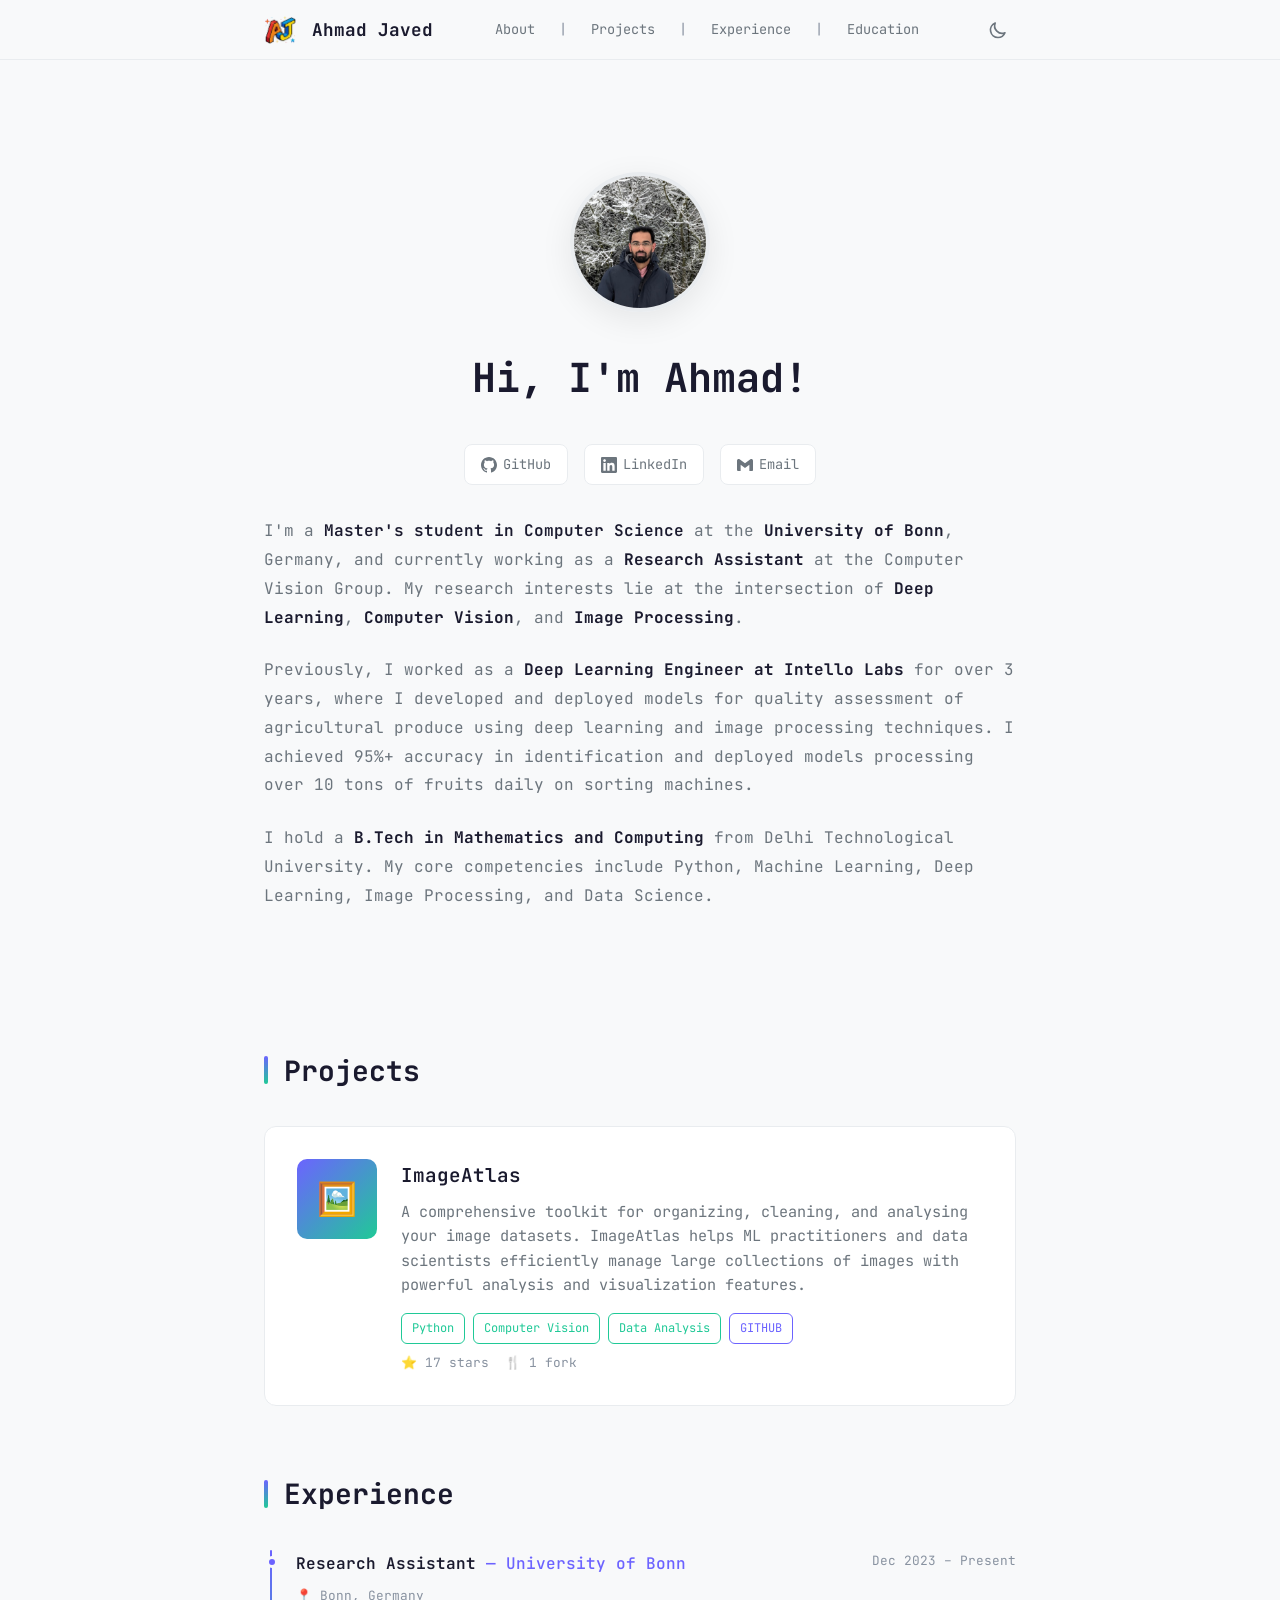
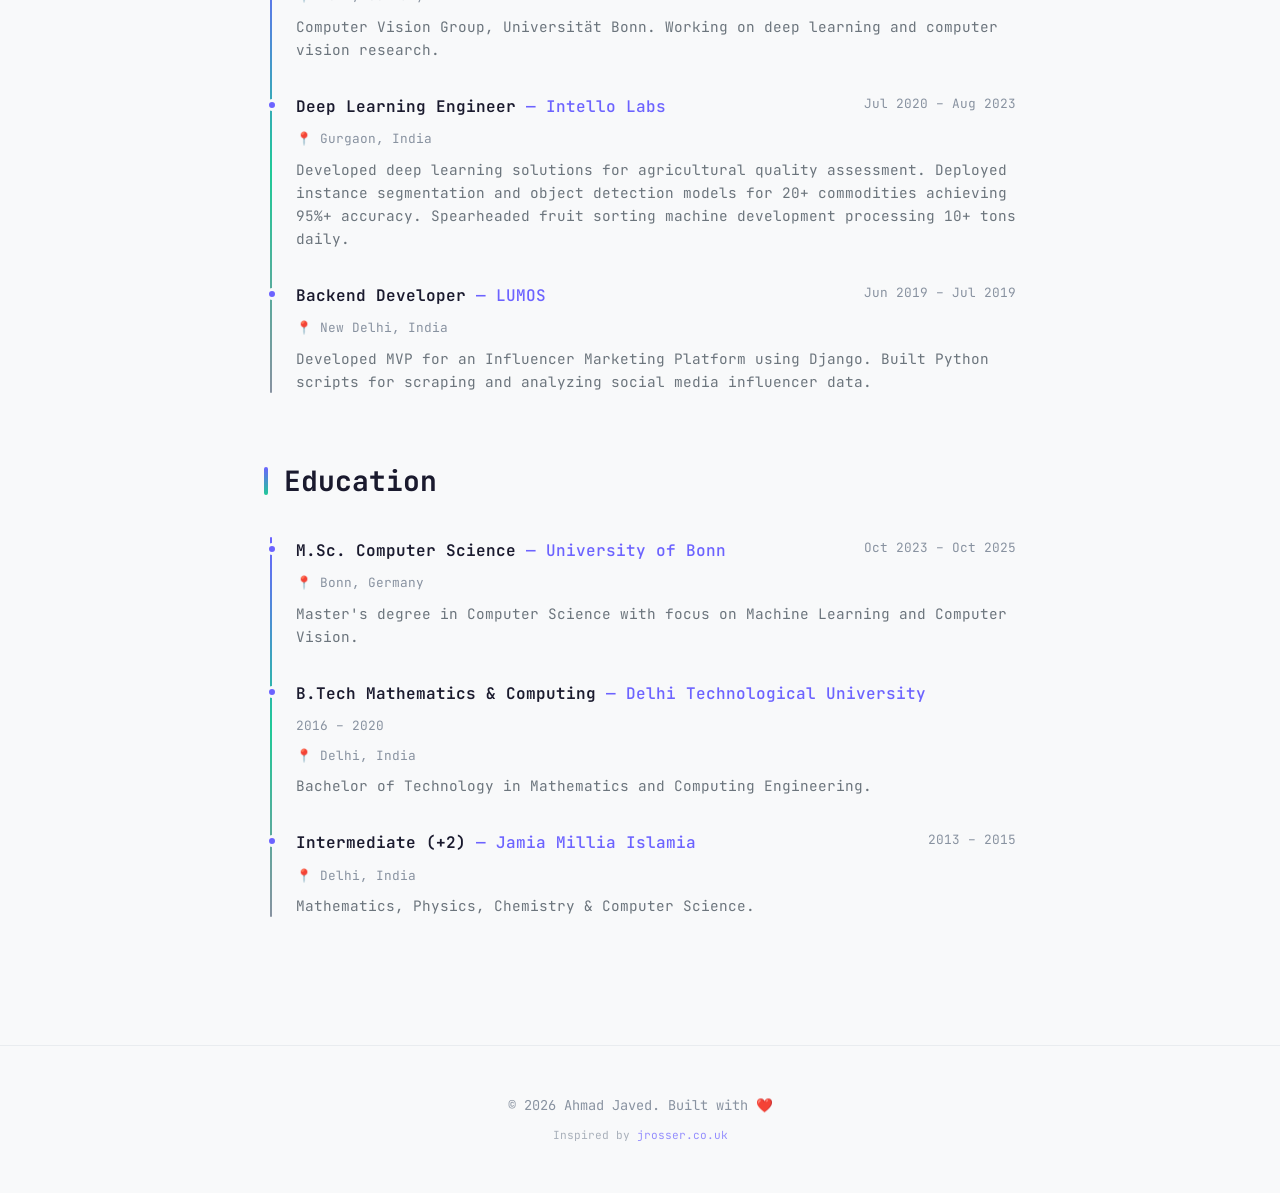
<file: index.html>
<!DOCTYPE html>
<html lang="en" data-theme="light">

<head>
  <meta charset="UTF-8">
  <meta name="viewport" content="width=device-width, initial-scale=1.0">
  <meta name="description"
    content="Ahmad Javed - Master's student in Computer Science at University of Bonn. Deep Learning researcher focusing on AI and Machine Learning.">
  <meta name="author" content="Ahmad Javed">
  <title>Ahmad Javed - Portfolio</title>
  <link rel="icon" type="image/png" href="assets/logo.png">

  <!-- Fonts -->
  <link rel="preconnect" href="https://fonts.googleapis.com">
  <link rel="preconnect" href="https://fonts.gstatic.com" crossorigin>
  <link
    href="https://fonts.googleapis.com/css2?family=Inter:wght@400;500;600;700&family=JetBrains+Mono:wght@400;500;600&display=swap"
    rel="stylesheet">

  <!-- Styles -->
  <link rel="stylesheet" href="styles.css">
</head>

<body>
  <!-- Navigation -->
  <nav class="nav">
    <div class="nav-container">
      <a href="#" class="nav-logo">
        <img src="assets/logo.png" alt="AJ Logo" class="nav-logo-img">
        <span>Ahmad Javed</span>
      </a>

      <div class="nav-links">
        <a href="#about">About</a>
        <span class="nav-separator">|</span>
        <a href="#projects">Projects</a>
        <span class="nav-separator">|</span>
        <a href="#resume">Experience</a>
        <span class="nav-separator">|</span>
        <a href="#education">Education</a>
      </div>

      <button class="theme-toggle" id="themeToggle" aria-label="Toggle theme">
        <svg class="sun-icon" xmlns="http://www.w3.org/2000/svg" fill="none" viewBox="0 0 24 24" stroke="currentColor">
          <path stroke-linecap="round" stroke-linejoin="round" stroke-width="2"
            d="M12 3v1m0 16v1m9-9h-1M4 12H3m15.364 6.364l-.707-.707M6.343 6.343l-.707-.707m12.728 0l-.707.707M6.343 17.657l-.707.707M16 12a4 4 0 11-8 0 4 4 0 018 0z" />
        </svg>
        <svg class="moon-icon" style="display:none" xmlns="http://www.w3.org/2000/svg" fill="none" viewBox="0 0 24 24"
          stroke="currentColor">
          <path stroke-linecap="round" stroke-linejoin="round" stroke-width="2"
            d="M20.354 15.354A9 9 0 018.646 3.646 9.003 9.003 0 0012 21a9.003 9.003 0 008.354-5.646z" />
        </svg>
      </button>
    </div>
  </nav>

  <main>
    <!-- Hero / About Section -->
    <section id="about" class="hero">
      <img src="assets/profile.jpg" alt="Ahmad Javed" class="hero-image">

      <h1 class="hero-greeting">Hi, I'm Ahmad!</h1>

      <div class="social-links">
        <a href="https://github.com/ahmadjaved97" target="_blank" rel="noopener" class="social-link">
          <svg xmlns="http://www.w3.org/2000/svg" viewBox="0 0 24 24" fill="currentColor">
            <path
              d="M12 0c-6.626 0-12 5.373-12 12 0 5.302 3.438 9.8 8.207 11.387.599.111.793-.261.793-.577v-2.234c-3.338.726-4.033-1.416-4.033-1.416-.546-1.387-1.333-1.756-1.333-1.756-1.089-.745.083-.729.083-.729 1.205.084 1.839 1.237 1.839 1.237 1.07 1.834 2.807 1.304 3.492.997.107-.775.418-1.305.762-1.604-2.665-.305-5.467-1.334-5.467-5.931 0-1.311.469-2.381 1.236-3.221-.124-.303-.535-1.524.117-3.176 0 0 1.008-.322 3.301 1.23.957-.266 1.983-.399 3.003-.404 1.02.005 2.047.138 3.006.404 2.291-1.552 3.297-1.23 3.297-1.23.653 1.653.242 2.874.118 3.176.77.84 1.235 1.911 1.235 3.221 0 4.609-2.807 5.624-5.479 5.921.43.372.823 1.102.823 2.222v3.293c0 .319.192.694.801.576 4.765-1.589 8.199-6.086 8.199-11.386 0-6.627-5.373-12-12-12z" />
          </svg>
          GitHub
        </a>
        <a href="https://www.linkedin.com/in/ahmad-javed-097/" target="_blank" rel="noopener" class="social-link">
          <svg xmlns="http://www.w3.org/2000/svg" viewBox="0 0 24 24" fill="currentColor">
            <path
              d="M20.447 20.452h-3.554v-5.569c0-1.328-.027-3.037-1.852-3.037-1.853 0-2.136 1.445-2.136 2.939v5.667H9.351V9h3.414v1.561h.046c.477-.9 1.637-1.85 3.37-1.85 3.601 0 4.267 2.37 4.267 5.455v6.286zM5.337 7.433c-1.144 0-2.063-.926-2.063-2.065 0-1.138.92-2.063 2.063-2.063 1.14 0 2.064.925 2.064 2.063 0 1.139-.925 2.065-2.064 2.065zm1.782 13.019H3.555V9h3.564v11.452zM22.225 0H1.771C.792 0 0 .774 0 1.729v20.542C0 23.227.792 24 1.771 24h20.451C23.2 24 24 23.227 24 22.271V1.729C24 .774 23.2 0 22.222 0h.003z" />
          </svg>
          LinkedIn
        </a>
        <a href="mailto:ahmadjaved97@gmail.com" class="social-link">
          <svg xmlns="http://www.w3.org/2000/svg" viewBox="0 0 24 24" fill="currentColor">
            <path
              d="M24 5.457v13.909c0 .904-.732 1.636-1.636 1.636h-3.819V11.73L12 16.64l-6.545-4.91v9.273H1.636A1.636 1.636 0 0 1 0 19.366V5.457c0-2.023 2.309-3.178 3.927-1.964L5.455 4.64 12 9.548l6.545-4.91 1.528-1.145C21.69 2.28 24 3.434 24 5.457z" />
          </svg>
          Email
        </a>
      </div>

      <div class="about-text">
        <p>
          I'm a <strong class="highlight">Master's student in Computer Science</strong> at the
          <strong>University of Bonn</strong>, Germany, and currently working as a <strong>Research Assistant</strong>
          at the Computer Vision Group. My research interests lie at the intersection of
          <strong>Deep Learning</strong>, <strong>Computer Vision</strong>, and <strong>Image Processing</strong>.
        </p>
        <p>
          Previously, I worked as a <strong>Deep Learning Engineer at Intello Labs</strong> for over 3 years,
          where I developed and deployed models for quality assessment of agricultural produce using deep learning
          and image processing techniques. I achieved 95%+ accuracy in identification and deployed models processing
          over 10 tons of fruits daily on sorting machines.
        </p>
        <p>
          I hold a <strong>B.Tech in Mathematics and Computing</strong> from Delhi Technological University.
          My core competencies include Python, Machine Learning, Deep Learning, Image Processing, and Data Science.
        </p>
      </div>
    </section>

    <!-- Projects Section -->
    <section id="projects">
      <h2 class="section-title">Projects</h2>

      <div class="projects-grid">
        <article class="project-card">
          <div class="project-thumbnail">🖼️</div>
          <div class="project-content">
            <a href="https://github.com/ahmadjaved97/ImageAtlas" target="_blank" rel="noopener" class="project-title">
              ImageAtlas
            </a>
            <p class="project-description">
              A comprehensive toolkit for organizing, cleaning, and analysing your image datasets.
              ImageAtlas helps ML practitioners and data scientists efficiently manage large collections
              of images with powerful analysis and visualization features.
            </p>
            <div class="project-tags">
              <span class="tag tag-tech">Python</span>
              <span class="tag tag-tech">Computer Vision</span>
              <span class="tag tag-tech">Data Analysis</span>
              <a href="https://github.com/ahmadjaved97/ImageAtlas" target="_blank" rel="noopener"
                class="tag tag-link">GITHUB</a>
            </div>
            <div class="project-stats">
              <span>⭐ 17 stars</span>
              <span>🍴 1 fork</span>
            </div>
          </div>
        </article>
      </div>
    </section>

    <!-- Experience Section -->
    <section id="resume">
      <h2 class="section-title">Experience</h2>

      <div class="timeline">
        <div class="timeline-item">
          <div class="timeline-header">
            <div>
              <span class="timeline-title">Research Assistant</span>
              <span class="timeline-org"> — University of Bonn</span>
            </div>
            <span class="timeline-date">Dec 2023 – Present</span>
          </div>
          <div class="timeline-location">📍 Bonn, Germany</div>
          <p class="timeline-description">
            Computer Vision Group, Universität Bonn. Working on deep learning and computer vision research.
          </p>
        </div>

        <div class="timeline-item">
          <div class="timeline-header">
            <div>
              <span class="timeline-title">Deep Learning Engineer</span>
              <span class="timeline-org"> — Intello Labs</span>
            </div>
            <span class="timeline-date">Jul 2020 – Aug 2023</span>
          </div>
          <div class="timeline-location">📍 Gurgaon, India</div>
          <p class="timeline-description">
            Developed deep learning solutions for agricultural quality assessment. Deployed instance segmentation
            and object detection models for 20+ commodities achieving 95%+ accuracy. Spearheaded fruit sorting
            machine development processing 10+ tons daily.
          </p>
        </div>

        <div class="timeline-item">
          <div class="timeline-header">
            <div>
              <span class="timeline-title">Backend Developer</span>
              <span class="timeline-org"> — LUMOS</span>
            </div>
            <span class="timeline-date">Jun 2019 – Jul 2019</span>
          </div>
          <div class="timeline-location">📍 New Delhi, India</div>
          <p class="timeline-description">
            Developed MVP for an Influencer Marketing Platform using Django. Built Python scripts for scraping
            and analyzing social media influencer data.
          </p>
        </div>
      </div>
    </section>

    <!-- Education Section -->
    <section id="education">
      <h2 class="section-title">Education</h2>

      <div class="timeline">
        <div class="timeline-item">
          <div class="timeline-header">
            <div>
              <span class="timeline-title">M.Sc. Computer Science</span>
              <span class="timeline-org"> — University of Bonn</span>
            </div>
            <span class="timeline-date">Oct 2023 – Oct 2025</span>
          </div>
          <div class="timeline-location">📍 Bonn, Germany</div>
          <p class="timeline-description">
            Master's degree in Computer Science with focus on Machine Learning and Computer Vision.
          </p>
        </div>

        <div class="timeline-item">
          <div class="timeline-header">
            <div>
              <span class="timeline-title">B.Tech Mathematics & Computing</span>
              <span class="timeline-org"> — Delhi Technological University</span>
            </div>
            <span class="timeline-date">2016 – 2020</span>
          </div>
          <div class="timeline-location">📍 Delhi, India</div>
          <p class="timeline-description">
            Bachelor of Technology in Mathematics and Computing Engineering.
          </p>
        </div>

        <div class="timeline-item">
          <div class="timeline-header">
            <div>
              <span class="timeline-title">Intermediate (+2)</span>
              <span class="timeline-org"> — Jamia Millia Islamia</span>
            </div>
            <span class="timeline-date">2013 – 2015</span>
          </div>
          <div class="timeline-location">📍 Delhi, India</div>
          <p class="timeline-description">
            Mathematics, Physics, Chemistry & Computer Science.
          </p>
        </div>
      </div>
    </section>
  </main>

  <!-- Footer -->
  <footer>
    <p>© 2026 Ahmad Javed. Built with ❤️</p>
    <p class="footer-credit">Inspired by <a href="https://jrosser.co.uk/" target="_blank"
        rel="noopener">jrosser.co.uk</a></p>
  </footer>

  <script src="script.js"></script>
</body>

</html>
</file>
<file: styles.css>
/* ===== CSS VARIABLES & THEMING ===== */
:root {
  /* Light mode (default) */
  --bg-primary: #f8f9fa;
  --bg-secondary: #ffffff;
  --bg-card: #ffffff;
  --text-primary: #1a1a2e;
  --text-secondary: #6c757d;
  --text-muted: #8892a0;
  --accent-primary: #6c63ff;
  --accent-secondary: #20c997;
  --accent-tertiary: #ff6b6b;
  --border-color: #e9ecef;
  --shadow-color: rgba(0, 0, 0, 0.08);
  --nav-bg: rgba(248, 249, 250, 0.95);

  /* Spacing */
  --spacing-xs: 0.5rem;
  --spacing-sm: 1rem;
  --spacing-md: 1.5rem;
  --spacing-lg: 2rem;
  --spacing-xl: 3rem;
  --spacing-2xl: 4rem;

  /* Typography */
  --font-sans: 'JetBrains Mono', 'Courier New', monospace;
  --font-mono: 'JetBrains Mono', 'Courier New', monospace;

  /* Layout */
  --max-width: 800px;
  --nav-height: 60px;

  /* Transitions */
  --transition-fast: 0.15s ease;
  --transition-normal: 0.3s ease;
}

[data-theme="dark"] {
  --bg-primary: #0f0f1a;
  --bg-secondary: #1a1a2e;
  --bg-card: #1e1e32;
  --text-primary: #f5f5f5;
  --text-secondary: #a8b2c1;
  --text-muted: #6c7a8a;
  --border-color: #2a2a42;
  --shadow-color: rgba(0, 0, 0, 0.3);
  --nav-bg: rgba(15, 15, 26, 0.95);
}

/* ===== RESET & BASE ===== */
*,
*::before,
*::after {
  box-sizing: border-box;
  margin: 0;
  padding: 0;
}

html {
  scroll-behavior: smooth;
  scroll-padding-top: calc(var(--nav-height) + var(--spacing-lg));
}

body {
  font-family: var(--font-sans);
  background-color: var(--bg-primary);
  color: var(--text-primary);
  line-height: 1.7;
  transition: background-color var(--transition-normal), color var(--transition-normal);
}

a {
  color: var(--accent-primary);
  text-decoration: none;
  transition: color var(--transition-fast);
}

a:hover {
  color: var(--accent-secondary);
}

/* ===== NAVIGATION ===== */
.nav {
  position: fixed;
  top: 0;
  left: 0;
  right: 0;
  height: var(--nav-height);
  background: var(--nav-bg);
  backdrop-filter: blur(10px);
  border-bottom: 1px solid var(--border-color);
  z-index: 1000;
  transition: background-color var(--transition-normal), border-color var(--transition-normal);
}

.nav-container {
  max-width: var(--max-width);
  margin: 0 auto;
  padding: 0 var(--spacing-md);
  height: 100%;
  display: flex;
  align-items: center;
  justify-content: space-between;
}

.nav-logo {
  display: flex;
  align-items: center;
  gap: var(--spacing-sm);
  font-family: var(--font-mono);
  font-weight: 700;
  font-size: 1.1rem;
  color: var(--text-primary);
}

.nav-logo-img {
  width: 32px;
  height: 32px;
  border-radius: 6px;
  object-fit: contain;
}

.nav-links {
  display: flex;
  align-items: center;
  gap: var(--spacing-xs);
  font-family: var(--font-mono);
  font-size: 0.85rem;
}

.nav-links a {
  color: var(--text-secondary);
  padding: var(--spacing-xs) var(--spacing-sm);
  border-radius: 6px;
  transition: all var(--transition-fast);
}

.nav-links a:hover {
  color: var(--text-primary);
  background: var(--bg-secondary);
}

.nav-separator {
  color: var(--text-muted);
  user-select: none;
}

.theme-toggle {
  background: none;
  border: none;
  cursor: pointer;
  padding: var(--spacing-xs);
  border-radius: 8px;
  color: var(--text-secondary);
  transition: all var(--transition-fast);
  display: flex;
  align-items: center;
  justify-content: center;
}

.theme-toggle:hover {
  background: var(--bg-secondary);
  color: var(--text-primary);
}

.theme-toggle svg {
  width: 20px;
  height: 20px;
}

/* ===== MAIN CONTENT ===== */
main {
  max-width: var(--max-width);
  margin: 0 auto;
  padding: calc(var(--nav-height) + var(--spacing-2xl)) var(--spacing-md) var(--spacing-2xl);
}

section {
  margin-bottom: var(--spacing-2xl);
}

/* ===== HERO / ABOUT SECTION ===== */
.hero {
  display: flex;
  flex-direction: column;
  align-items: center;
  text-align: center;
  gap: var(--spacing-lg);
  padding: var(--spacing-xl) 0;
}

.hero-image {
  width: 140px;
  height: 140px;
  border-radius: 50%;
  object-fit: cover;
  border: 4px solid var(--border-color);
  box-shadow: 0 8px 32px var(--shadow-color);
}

.hero-greeting {
  font-size: 2.5rem;
  font-weight: 700;
  color: var(--text-primary);
}

.social-links {
  display: flex;
  flex-wrap: wrap;
  justify-content: center;
  gap: var(--spacing-sm);
  font-family: var(--font-mono);
  font-size: 0.85rem;
}

.social-link {
  display: flex;
  align-items: center;
  gap: 6px;
  padding: var(--spacing-xs) var(--spacing-sm);
  background: var(--bg-card);
  border: 1px solid var(--border-color);
  border-radius: 8px;
  color: var(--text-secondary);
  transition: all var(--transition-fast);
}

.social-link:hover {
  border-color: var(--accent-primary);
  color: var(--accent-primary);
  transform: translateY(-2px);
  box-shadow: 0 4px 12px var(--shadow-color);
}

.social-link svg {
  width: 16px;
  height: 16px;
}

.about-text {
  text-align: left;
  max-width: 100%;
  line-height: 1.8;
}

.about-text p {
  margin-bottom: var(--spacing-md);
  color: var(--text-secondary);
}

.about-text strong {
  color: var(--text-primary);
}

.highlight {
  color: var(--accent-primary);
  font-weight: 600;
}

/* ===== SECTION HEADERS ===== */
.section-title {
  font-size: 1.75rem;
  font-weight: 700;
  margin-bottom: var(--spacing-lg);
  color: var(--text-primary);
  display: flex;
  align-items: center;
  gap: var(--spacing-sm);
}

.section-title::before {
  content: '';
  width: 4px;
  height: 28px;
  background: linear-gradient(180deg, var(--accent-primary), var(--accent-secondary));
  border-radius: 2px;
}

/* ===== PROJECTS SECTION ===== */
.projects-grid {
  display: flex;
  flex-direction: column;
  gap: var(--spacing-lg);
}

.project-card {
  background: var(--bg-card);
  border: 1px solid var(--border-color);
  border-radius: 12px;
  padding: var(--spacing-lg);
  display: grid;
  grid-template-columns: 80px 1fr;
  gap: var(--spacing-md);
  transition: all var(--transition-normal);
}

.project-card:hover {
  border-color: var(--accent-primary);
  box-shadow: 0 8px 32px var(--shadow-color);
  transform: translateY(-4px);
}

.project-thumbnail {
  width: 80px;
  height: 80px;
  border-radius: 10px;
  background: linear-gradient(135deg, var(--accent-primary), var(--accent-secondary));
  display: flex;
  align-items: center;
  justify-content: center;
  font-size: 2rem;
}

.project-content {
  display: flex;
  flex-direction: column;
  gap: var(--spacing-xs);
}

.project-title {
  font-size: 1.2rem;
  font-weight: 600;
  color: var(--text-primary);
  display: inline-block;
}

.project-title:hover {
  text-decoration: underline;
  color: var(--accent-primary);
}

.project-description {
  color: var(--text-secondary);
  font-size: 0.95rem;
  line-height: 1.6;
}

.project-tags {
  display: flex;
  flex-wrap: wrap;
  gap: var(--spacing-xs);
  margin-top: var(--spacing-xs);
}

.tag {
  font-family: var(--font-mono);
  font-size: 0.75rem;
  padding: 4px 10px;
  border-radius: 6px;
  border: 1px solid;
  transition: all var(--transition-fast);
}

.tag-tech {
  border-color: var(--accent-secondary);
  color: var(--accent-secondary);
  background: transparent;
}

.tag-link {
  border-color: var(--accent-primary);
  color: var(--accent-primary);
  background: transparent;
  cursor: pointer;
}

.tag-link:hover {
  background: var(--accent-primary);
  color: white;
}

.project-stats {
  display: flex;
  gap: var(--spacing-sm);
  font-family: var(--font-mono);
  font-size: 0.8rem;
  color: var(--text-muted);
}

.project-stats span {
  display: flex;
  align-items: center;
  gap: 4px;
}

/* ===== RESUME SECTION ===== */
.timeline {
  position: relative;
  padding-left: var(--spacing-lg);
}

.timeline::before {
  content: '';
  position: absolute;
  left: 6px;
  top: 0;
  bottom: 0;
  width: 2px;
  background: linear-gradient(180deg, var(--accent-primary), var(--accent-secondary), var(--text-muted));
  border-radius: 1px;
}

.timeline-item {
  position: relative;
  padding-bottom: var(--spacing-lg);
}

.timeline-item:last-child {
  padding-bottom: 0;
}

.timeline-item::before {
  content: '';
  position: absolute;
  left: calc(-1 * var(--spacing-lg) + 2px);
  top: 6px;
  width: 12px;
  height: 12px;
  background: var(--accent-primary);
  border: 3px solid var(--bg-primary);
  border-radius: 50%;
  z-index: 1;
  transition: background-color var(--transition-normal), border-color var(--transition-normal);
}

.timeline-header {
  display: flex;
  justify-content: space-between;
  align-items: flex-start;
  flex-wrap: wrap;
  gap: var(--spacing-xs);
  margin-bottom: var(--spacing-xs);
}

.timeline-title {
  font-weight: 600;
  color: var(--text-primary);
  font-size: 1rem;
}

.timeline-org {
  color: var(--accent-primary);
  font-weight: 500;
}

.timeline-date {
  font-family: var(--font-mono);
  font-size: 0.8rem;
  color: var(--text-muted);
  white-space: nowrap;
}

.timeline-location {
  font-family: var(--font-mono);
  font-size: 0.8rem;
  color: var(--text-muted);
  margin-bottom: var(--spacing-xs);
}

.timeline-description {
  color: var(--text-secondary);
  font-size: 0.9rem;
  line-height: 1.6;
}

/* ===== FOOTER ===== */
footer {
  text-align: center;
  padding: var(--spacing-xl) var(--spacing-md);
  color: var(--text-muted);
  font-size: 0.85rem;
  border-top: 1px solid var(--border-color);
}

.footer-credit {
  font-size: 0.7rem;
  margin-top: var(--spacing-xs);
  opacity: 0.7;
}

/* ===== RESPONSIVE ===== */
@media (max-width: 640px) {
  .hero-greeting {
    font-size: 2rem;
  }

  .project-card {
    grid-template-columns: 1fr;
  }

  .project-thumbnail {
    width: 60px;
    height: 60px;
    font-size: 1.5rem;
  }

  .nav-links {
    display: none;
  }

  .timeline-header {
    flex-direction: column;
  }
}

/* ===== ANIMATIONS ===== */
@keyframes fadeInUp {
  from {
    opacity: 0;
    transform: translateY(20px);
  }

  to {
    opacity: 1;
    transform: translateY(0);
  }
}

.hero,
.project-card,
.timeline-item {
  animation: fadeInUp 0.6s ease forwards;
}

.project-card:nth-child(2) {
  animation-delay: 0.1s;
}

.project-card:nth-child(3) {
  animation-delay: 0.2s;
}

.timeline-item:nth-child(2) {
  animation-delay: 0.1s;
}

.timeline-item:nth-child(3) {
  animation-delay: 0.2s;
}

.timeline-item:nth-child(4) {
  animation-delay: 0.3s;
}
</file>
